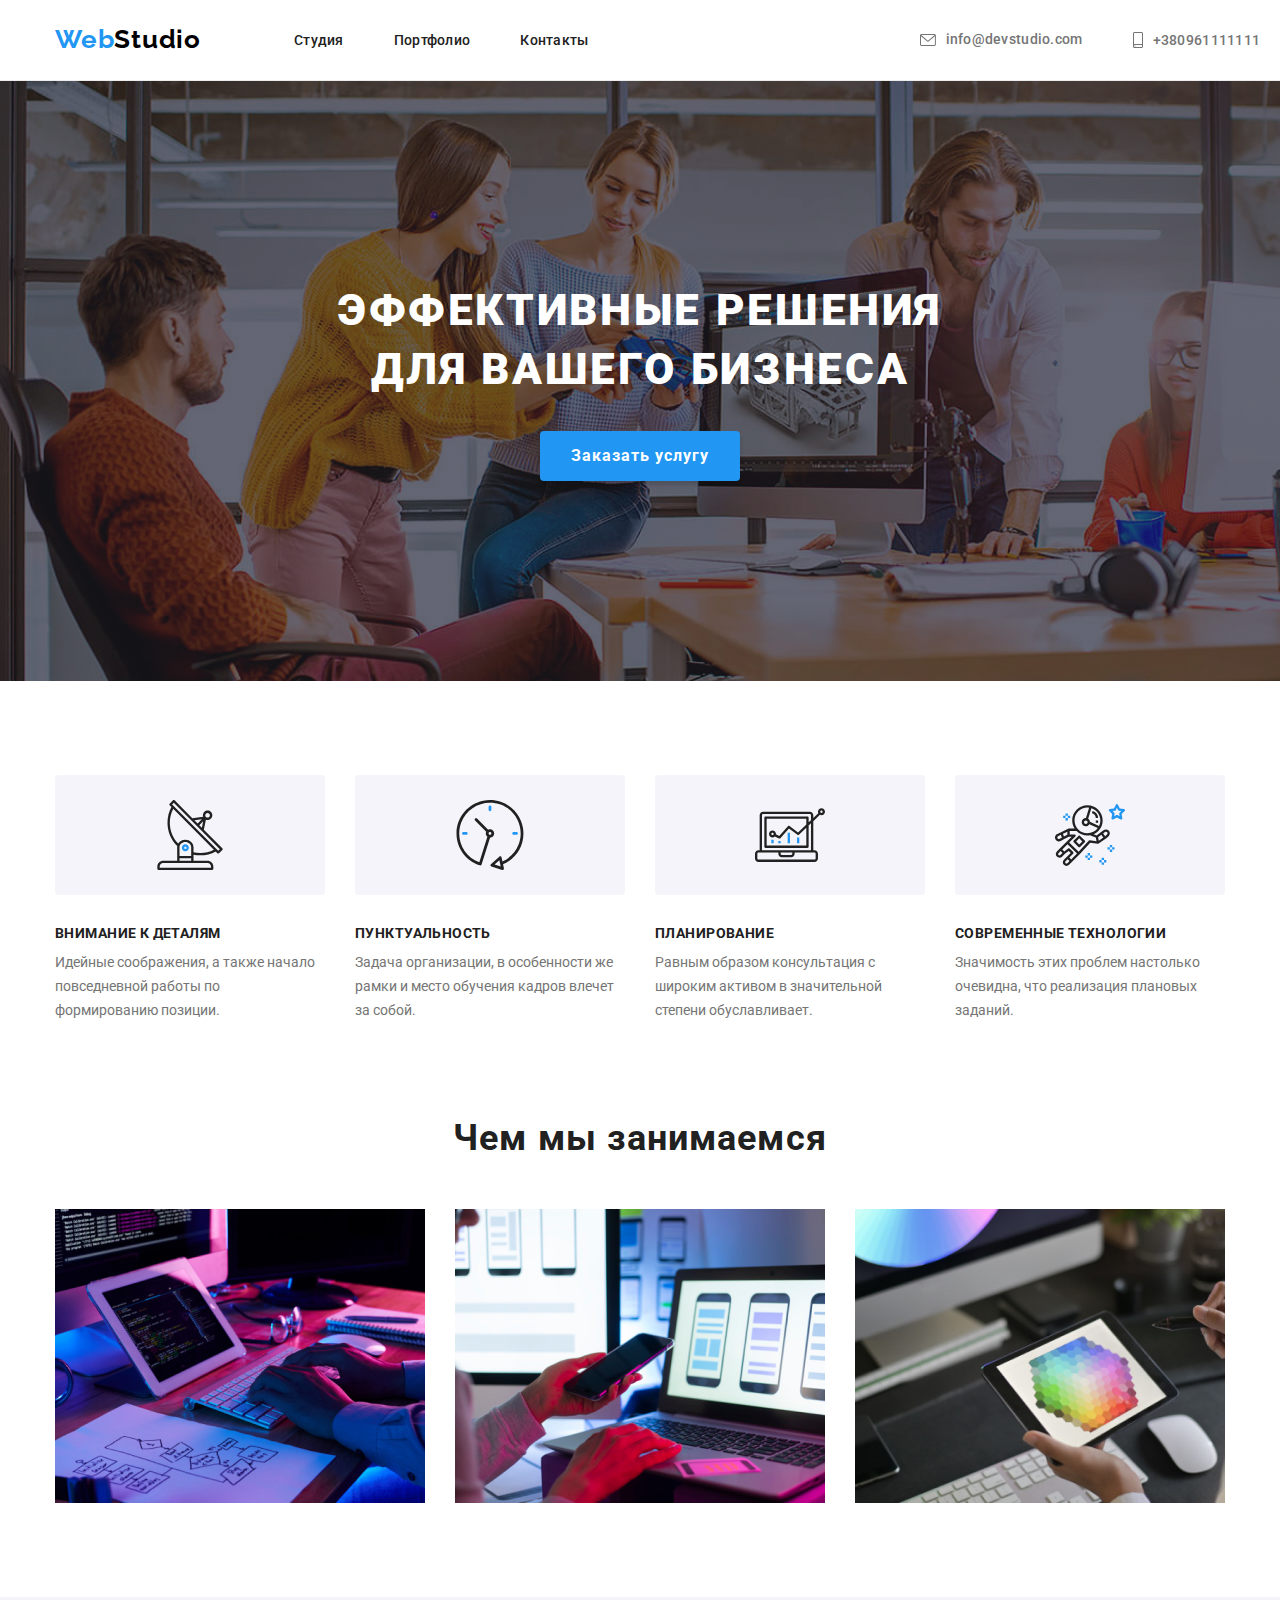
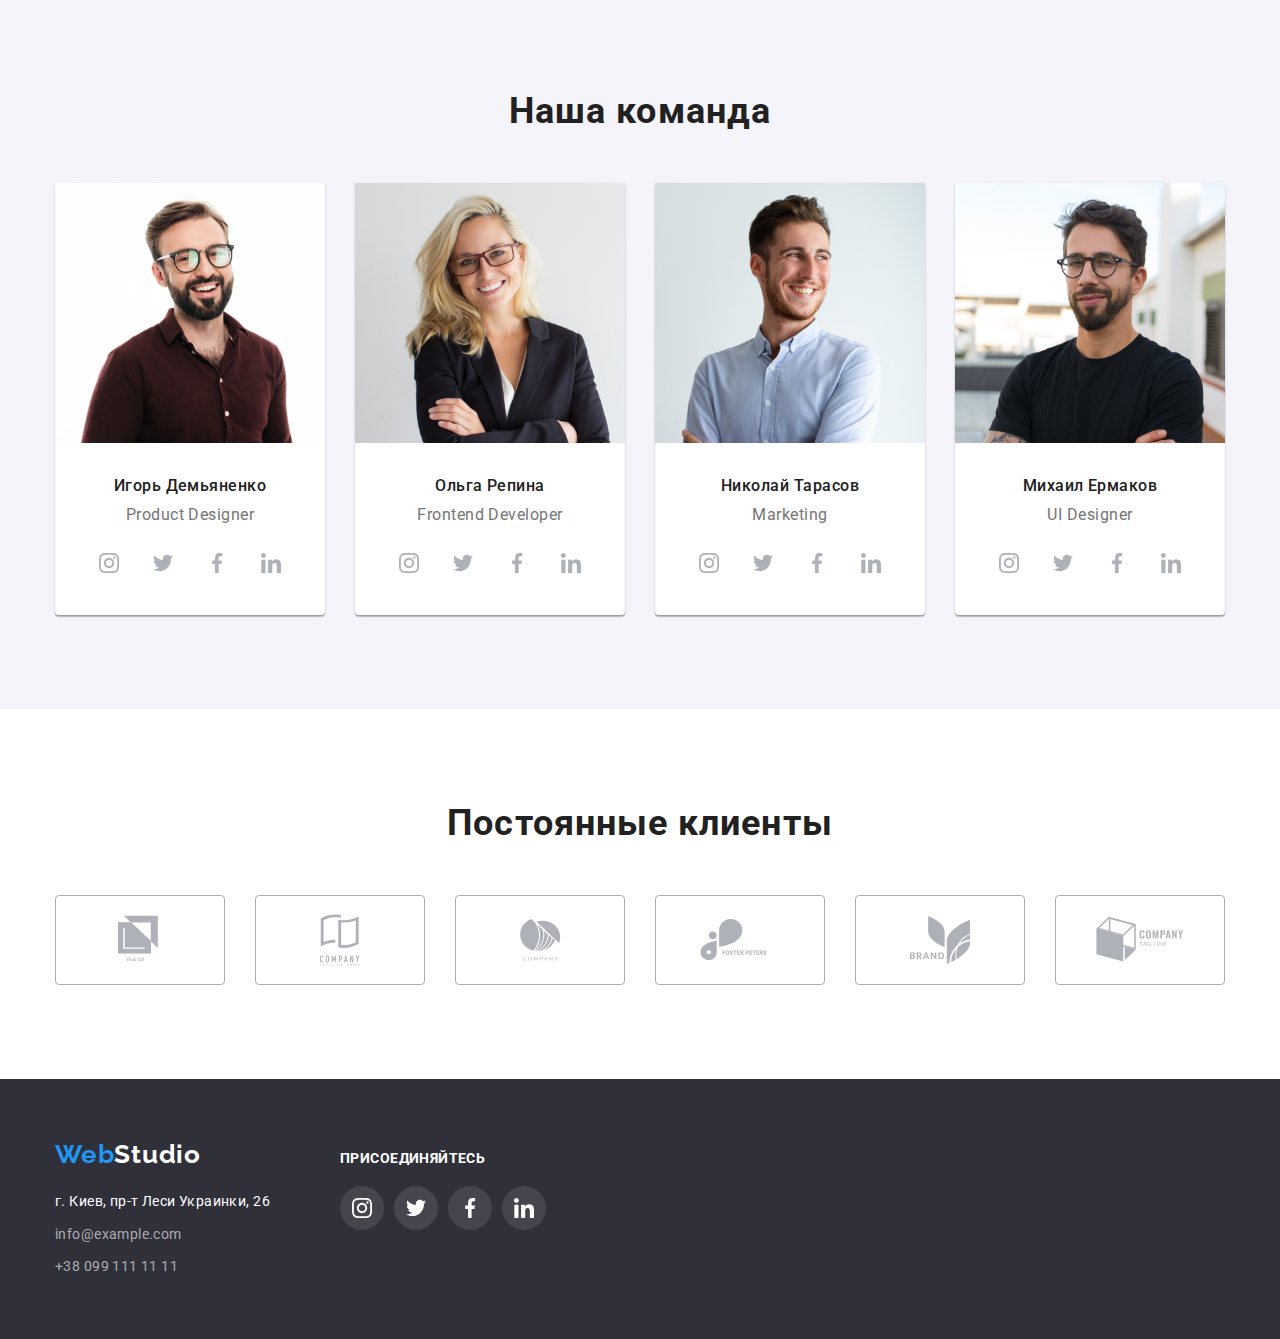
<file: index.html>
<!DOCTYPE html>
<html lang="ru">
<head>
    <meta charset="UTF-8">
    <meta name="viewport" content="width=device-width, initial-scale=1.0">
    <title>WebStudio</title>
    <link rel="preconnect" href="https://fonts.gstatic.com">
    <link href="https://fonts.googleapis.com/css2?family=Raleway:wght@700&family=Roboto:wght@400;500;700;900&display=swap"
        rel="stylesheet">
    <link rel="stylesheet" href="https://cdnjs.cloudflare.com/ajax/libs/modern-normalize/1.0.0/modern-normalize.min.css">
    <link rel="stylesheet" href="./CSS/styles.css">
</head>
<body>
    <header class="header">
        <div class="container nav-position">
            <nav class="navigation">
                <a href="/" class="logo-word">
                    <span class="firts-blue-letter">Web</span>Studio
                </a>
                    <ul class="navigation-list">
                        <li class="navigation-item"><a class="navigation-link" href="./index.html">Студия</a></li>
                        <li class="navigation-item-middle"><a class="navigation-link" href="./portfolio.html">Портфолио</a></li>
                        <li class="navigation-item"><a class="navigation-link" href="">Контакты</a></li>
                    </ul>
            </nav>
                <ul class="mail-tel-nav">
                    <li class="svg-link">
                        <a class="mail-link-header" href="mailto:info@devstudio.com"><svg width="16" height="12" class="item-svg-mail">
                            <use href="./sprite.svg#icon-mail" >
                            </use>
                        </svg>
                        info@devstudio.com
                    </a> 
                    </li>
                    <li><a class="phone-link-header" href="tel:+380961111111"><svg width="10" height="16" class="item-svg-mail">
                        <use href="./sprite.svg#icon-phone"></use>
                        </svg>
                        +380961111111</a></li>
                </ul>
        </div>
    </header>
    <main>
        <section class="hero-background">
            <div class="container landscrape">
                <h1 class="text-hero">Эффективные решения для вашего бизнеса</h1> 
                <button class="btn-hero" type="button">Заказать услугу</button>
            </div>
        </section>
        <section class="blocks-of-competence">
            <h2 class="name-of-first-headline">Компетентность</h2>
            <ul class="block-items">
                <li class="block-cards">
                    <div class="background-for-svg">
                        <svg class="svg-items-main"> <use href="./sprite.svg#icon-antenna"></use></svg>
                    </div>
                    <h3 class="firts-headline">Внимание к деталям</h3>
                    <p class="pgf-list-headline">Идейные соображения, а также начало повседневной работы по формированию позиции.</p>
                </li>
                <li class="block-cards">
                    <div class="background-for-svg">
                        <svg class="svg-items-main">
                            <use href="./sprite.svg#icon-clock"></use>
                        </svg>
                    </div>
                    <h3 class="firts-headline">Пунктуальность</h3>
                    <p class="pgf-list-headline">Задача организации, в особенности же рамки и место обучения кадров влечет за собой.</p>
                </li>
                <li class="block-cards">
                    <div class="background-for-svg">
                        <svg class="svg-items-main">
                            <use href="./sprite.svg#diagram"></use>
                        </svg>
                    </div>
                    <h3 class="firts-headline">Планирование</h3>
                    <p class="pgf-list-headline">Равным образом консультация с широким активом в значительной степени обуславливает.</p>
                </li>
                <li class="block-cards">
                    <div class="background-for-svg">
                        <svg class="svg-items-main">
                            <use href="./sprite.svg#icon-astronaut"></use>
                        </svg>
                    </div>
                    <h3 class="firts-headline">Современные технологии</h3>
                    <p class="pgf-list-headline">Значимость этих проблем настолько очевидна, что реализация плановых заданий.</p>
                </li>
            </ul>
        </section>
        <section class="we-doing-section">
                <h2 class="what-we-doing">Чем мы занимаемся</h2>
            <div class="container img-we-doing">
                <ul class="what-we-doing-img">
                    <li class="img-items-wwd"><img src="./images-main/box1.png" alt="Computer" width="370" height="294"></li>
                    <li class="img-items-wwd"><img src="./images-main/box2.png" alt="Phone" width="370"></li>
                    <li class="img-items-wwd"><img src="./images-main/box3.png" alt="Tablet" width="370"></li>
                </ul>
            </div>
        </section>
        <section class="our-team-section">
            <h2 class="our-team">Наша команда</h2>
                <div class="container">
                    <ul class="card-personal">
                        <li class="card-personal-item">
                            <img src="./images-main/Igor.png" alt="Igor" width="270">
                            <h3 class="each-of-our-team">Игорь Демьяненко</h3>
                            <p class="profession">Product Designer</p>
                            <ul class="social-links">
                                <li class="social-links-items">
                                    <a class="links-svg" href="#">
                                        <svg class="social-links-circle">
                                            <use href="./sprite.svg#icon-instagram"></use>
                                        </svg>
                                    </a>
                                </li>
                                <li class="social-links-items">
                                    <a class="links-svg" href="#">
                                        <svg class="social-links-circle">
                                            <use href="./sprite.svg#icon-twitter"></use>
                                        </svg>
                                    </a>
                                </li>
                                <li class="social-links-items">
                                    <a class="links-svg" href="#">
                                        <svg class="social-links-circle">
                                             <use href="./sprite.svg#icon-facebook"></use>
                                         </svg>
                                    </a>
                                </li>
                                <li class="social-links-items">
                                    <a class="links-svg" href="#">
                                        <svg class="social-links-circle">
                                            <use href="./sprite.svg#icon-linkedin"></use>
                                        </svg>
                                    </a>
                                </li>
                            </ul>
                        </li>
                        <li class="card-personal-item">
                            <img src="./images-main/Olga.png" alt="Olga" width="270">
                            <h3 class="each-of-our-team">Ольга Репина</h3>
                            <p class="profession">Frontend Developer</p>
                             <ul class="social-links">
                                <li class="social-links-items">
                                    <a class="links-svg" href="#">
                                        <svg class="social-links-circle">
                                            <use href="./sprite.svg#icon-instagram"></use>
                                        </svg>
                                    </a>
                                </li>
                                <li class="social-links-items">
                                    <a class="links-svg" href="#">
                                        <svg class="social-links-circle">
                                            <use href="./sprite.svg#icon-twitter"></use>
                                        </svg>
                                    </a>
                                </li>
                                <li class="social-links-items">
                                    <a class="links-svg" href="#">
                                        <svg class="social-links-circle">
                                            <use href="./sprite.svg#icon-facebook"></use>
                                        </svg>
                                    </a>
                                </li>
                                <li class="social-links-items">
                                    <a class="links-svg" href="#">
                                        <svg class="social-links-circle">
                                            <use href="./sprite.svg#icon-linkedin"></use>
                                        </svg>
                                    </a>
                                </li>
                        </ul>
                        </li>
                        <li class="card-personal-item">
                            <img src="./images-main/Nikolay.png" alt="Nikolay" width="270">
                            <h3 class="each-of-our-team">Николай Тарасов</h3>
                            <p class="profession">Marketing</p>
                        <ul class="social-links">
                            <li class="social-links-items">
                                <a class="links-svg" href="#">
                                    <svg class="social-links-circle">
                                        <use href="./sprite.svg#icon-instagram"></use>
                                    </svg>
                                </a>
                            </li>
                            <li class="social-links-items">
                                <a class="links-svg" href="#">
                                    <svg class="social-links-circle">
                                        <use href="./sprite.svg#icon-twitter"></use>
                                    </svg>
                                </a>
                            </li>
                            <li class="social-links-items">
                                <a class="links-svg" href="#">
                                    <svg class="social-links-circle">
                                        <use href="./sprite.svg#icon-facebook"></use>
                                    </svg>
                                </a>
                            </li>
                            <li class="social-links-items">
                                <a class="links-svg" href="#">
                                    <svg class="social-links-circle">
                                        <use href="./sprite.svg#icon-linkedin"></use>
                                    </svg>
                                </a>
                            </li>
                        </ul>
                        </li>
                        <li class="card-personal-item">
                            <img src="./images-main/Mikhailo.png" alt="Mikhailo" width="270">
                            <h3 class="each-of-our-team">Михаил Ермаков</h3>
                            <p class="profession">UI Designer</p>
                        <ul class="social-links">
                            <li class="social-links-items">
                                <a class="links-svg" href="#">
                                    <svg class="social-links-circle">
                                        <use href="./sprite.svg#icon-instagram"></use>
                                    </svg>
                                </a>
                            </li>
                            <li class="social-links-items">
                                <a class="links-svg" href="#">
                                    <svg class="social-links-circle">
                                        <use href="./sprite.svg#icon-twitter"></use>
                                    </svg>
                                </a>
                            </li>
                            <li class="social-links-items">
                                <a class="links-svg" href="#">
                                    <svg class="social-links-circle">
                                        <use href="./sprite.svg#icon-facebook"></use>
                                    </svg>
                                </a>
                            </li>
                            <li class="social-links-items">
                                <a class="links-svg" href="#">
                                    <svg class="social-links-circle">
                                        <use href="./sprite.svg#icon-linkedin"></use>
                                    </svg>
                                </a>
                            </li>
                        </ul>
                        </li>
                    </ul>
                </div>
        </section>
        <section class="clients">
            <div class="container">
                <h2 class="title-clients">Постоянные клиенты</h2>
                <ul class="svg-list-clients">
                    <li>
                        <a class="link-svg-clients" href="#">
                            <div class="border-for-logo-clients"><svg width="44" height="50">
                                    <use href="./sprite.svg#icon-logo1"></use>
                                </svg>
                            </div>
                        </a>
                    </li>
                    <li>
                        <a class="link-svg-clients" href="#">
                                <div class="border-for-logo-clients"><svg width="40" height="52">
                                    <use href="./sprite.svg#icon-logo2"></use>
                                </svg>
                            </div>
                        </a>
                    </li>
                    <li>
                        <a class="link-svg-clients" href="#">
                            <div class="border-for-logo-clients"><svg width="41" height="42">
                                    <use href="./sprite.svg#icon-logo3"></use>
                                </svg>
                            </div>
                        </a>
                    </li>
                    <li>
                        <a class="link-svg-clients" href="#">
                            <div class="border-for-logo-clients"><svg width="80" height="42">
                                <use href="./sprite.svg#icon-logo4"></use>
                            </svg>
                            </div>
                        </a>
                    </li>
                    <li>
                        <a class="link-svg-clients" href="#">
                            <div class="border-for-logo-clients"><svg width="60" height="48">
                                <use href="./sprite.svg#icon-logo5"></use>
                            </svg>
                            </div>
                        </a>
                    </li>
                    <li>
                        <a class="link-svg-clients" href="#">
                            <div class="border-for-logo-clients"><svg width="88" height="45">
                                <use href="./sprite.svg#icon-logo6"></use>
                            </svg>
                            </div>
                        </a>
                    </li>
                </ul>
            </div>
        </section>
    </main>
    <footer class="footer">
        <div class="container join-contacts">
                <div class="footer-contacts">
                    <a href="index.html" class="logo-word-footer">
                        <span class="firts-blue-letter">Web</span>Studio</a>
                    <address class="addres-company">г. Киев, пр-т Леси Украинки, 26</address>
                    <div class="mail-container">
                        <a class="mail-link-footer" href="mailto:info@example.com">info@example.com</a><br>
                    </div>
                    <div class="phone-container">
                        <a class="phone-link-footer" href="tel:+380991111111">+38 099 111 11 11</a>
                    </div>
                </div>
        
                <div class="join">
                    <p class="title-join">присоединяйтесь</p>
                    <ul class="join-socials">
                        <li class="social-links-items">
                            <a class="join-links-svg" href="#">
                                <svg class="social-links-circles">
                                    <use href="./sprite.svg#icon-instagram"></use>
                                </svg>
                            </a>
                        </li>
                        <li class="social-links-items">
                            <a class="join-links-svg" href="#">
                                <svg class="social-links-circles">
                                    <use href="./sprite.svg#icon-twitter"></use>
                                </svg>
                            </a>
                        </li>
                        <li class="social-links-items">
                            <a class="join-links-svg" href="#">
                                <svg class="social-links-circles">
                                    <use href="./sprite.svg#icon-facebook"></use>
                                </svg>
                            </a>
                        </li>
                        <li class="social-links-items">
                            <a class="join-links-svg" href="#">
                                <svg class="social-links-circles">
                                    <use href="./sprite.svg#icon-linkedin"></use>
                                </svg>
                            </a>
                        </li>
                    </ul>
                </div>
        </div>
    </footer>
</body> 
</html>
</file>
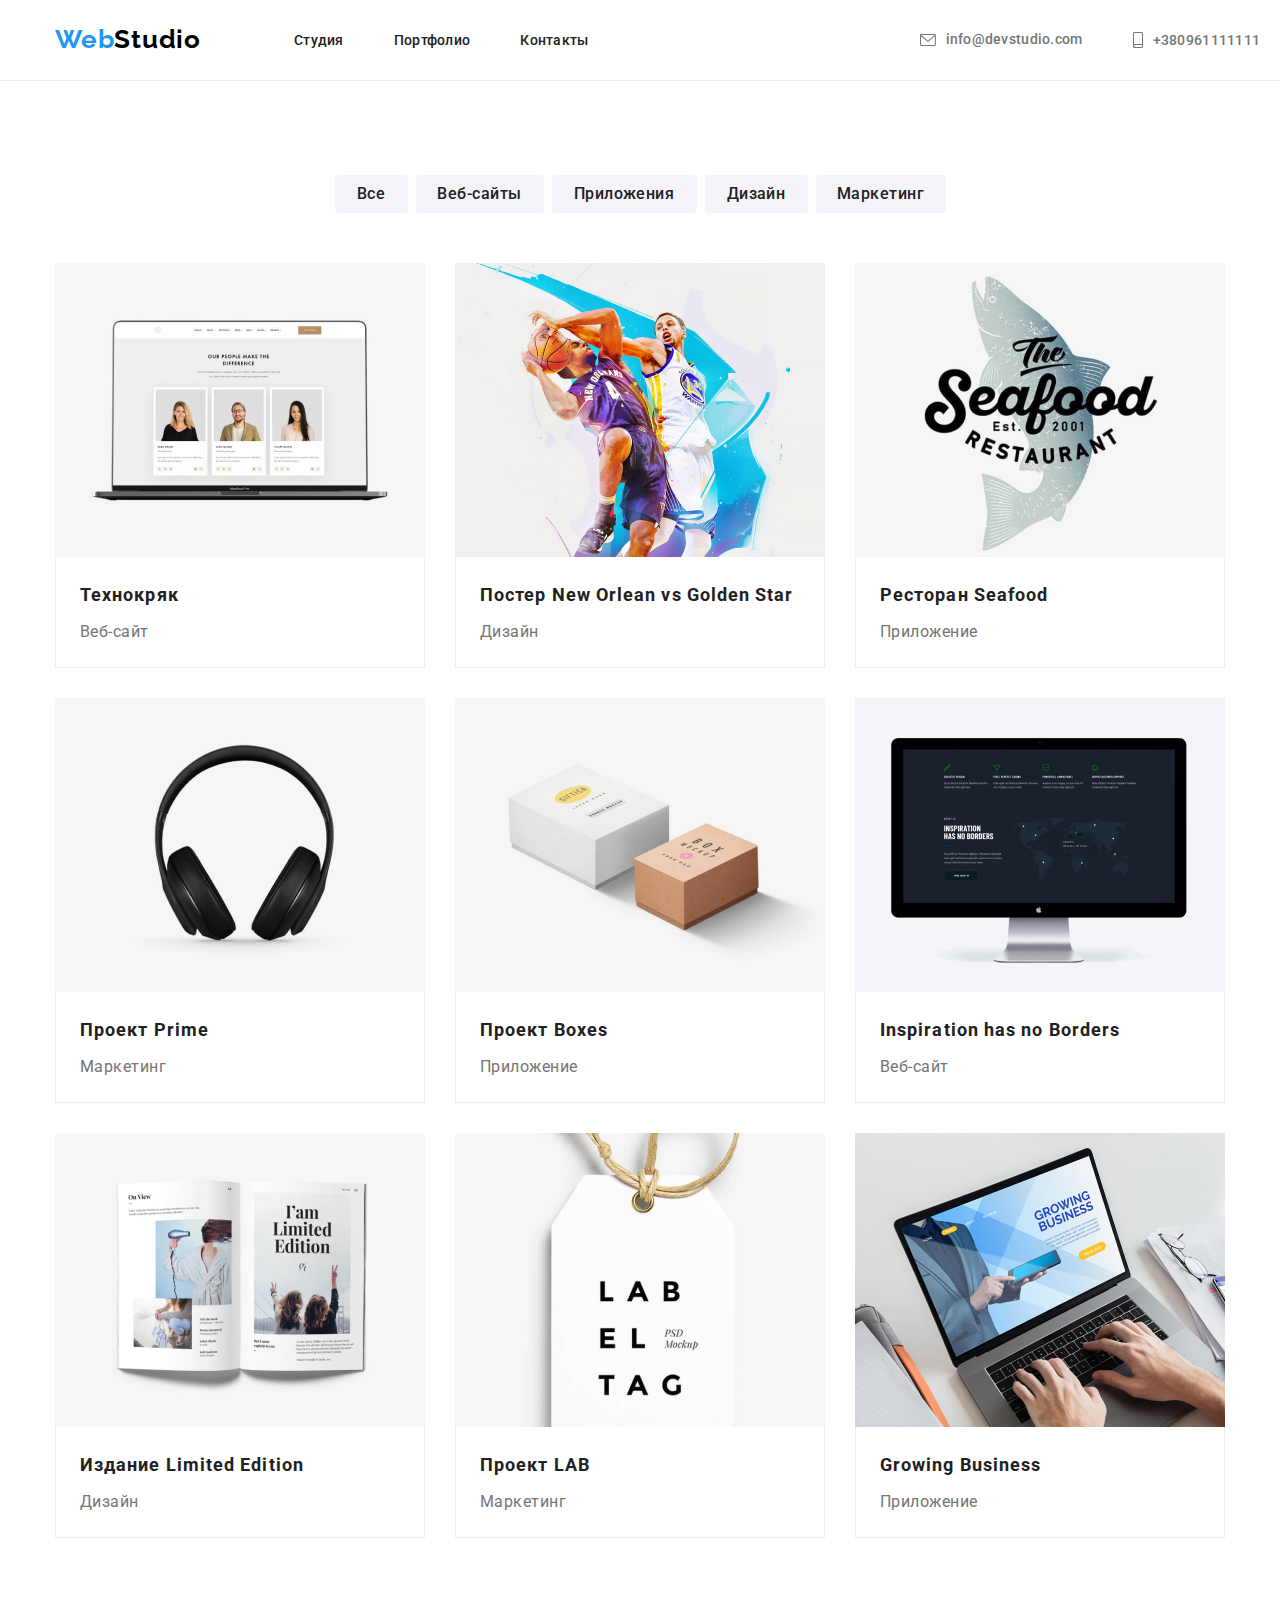
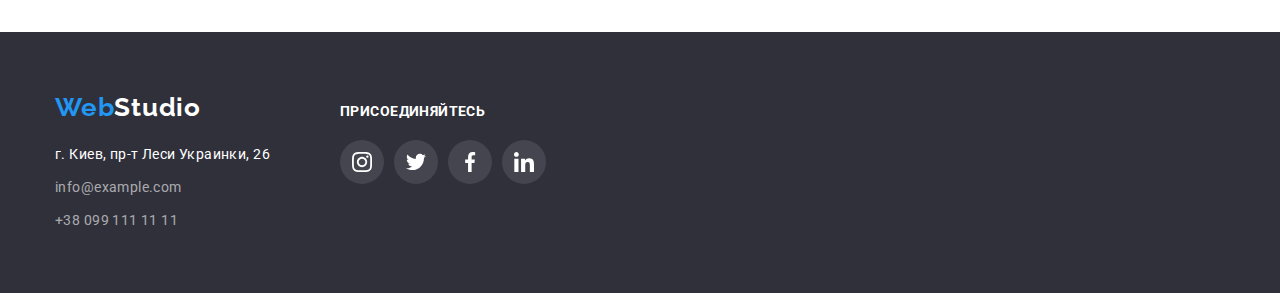
<file: portfolio.html>
<!DOCTYPE html>
<html lang="ru">
    <head>
        <meta charset="UTF-8">
        <meta name="viewport" content="width=device-width, initial-scale=1.0">
        <title>Portfolio</title>
        <link rel="preconnect" href="https://fonts.gstatic.com">
        <link href="https://fonts.googleapis.com/css2?family=Raleway:wght@700&family=Roboto:wght@400;500;700;900&display=swap"
            rel="stylesheet">
        <link rel="stylesheet" href="https://cdnjs.cloudflare.com/ajax/libs/modern-normalize/1.0.0/modern-normalize.min.css">
        <link rel="stylesheet" href="./CSS/styles.css">
    </head>
    <body>
        <header class="header">
            <div class="container nav-position">
                <nav class="navigation">
                    <a href="/" class="logo-word">
                        <span class="firts-blue-letter">Web</span>Studio
                    </a>
                    <ul class="navigation-list">
                        <li class="navigation-item"><a class="navigation-link" href="./index.html">Студия</a></li>
                        <li class="navigation-item-middle"><a class="navigation-link" href="./portfolio.html">Портфолио</a></li>
                        <li class="navigation-item"><a class="navigation-link" href="">Контакты</a></li>
                    </ul>
                </nav>
                <ul class="mail-tel-nav">
                    <li class="svg-link">
                        <a class="mail-link-header" href="mailto:info@devstudio.com"><svg width="16" height="12" class="item-svg-mail">
                                <use href="./sprite.svg#icon-mail">
                                </use>
                            </svg>
                            info@devstudio.com
                        </a>
                    </li>
                    <li><a class="phone-link-header" href="tel:+380961111111"><svg width="10" height="16" class="item-svg-mail">
                                <use href="./sprite.svg#icon-phone"></use>
                            </svg>
                            +380961111111</a></li>
                </ul>
            </div>
        </header>
    <main>  
        <section class="main-portfolio">
            <!--Список кнопок-->
            <ul class="button-list">
                <li><button class="btn-nav-portfolio btn1" type="button">Все</button></li>
                <li><button class="btn-nav-portfolio btn2" type="button">Веб-сайты</button></li>
                <li><button class="btn-nav-portfolio btn3" type="button">Приложения</button></li>
                <li><button class="btn-nav-portfolio btn4" type="button">Дизайн</button></li>
                <li><button class="btn-nav-portfolio btn5" type="button">Маркетинг</button></li>
            </ul>
            <!-- Список изображений  -->
            <div class="container">
                <ul class="cards-of-porfolio">
                    <li class="each-card">
                        <a class="hover-focus-for-cards" href="#">
                        <img class="imgs" src="./image-portfolio/img.jpg" alt="laptop">
                        <div class="tex-of-cerds-container">
                            <h3 class="name-of-projects">Технокряк</h3>
                            <p class="kind-of-activity">Веб-сайт</p>
                        </div>
                        </a>
                    </li>
                    <li class="each-card">
                        <a class="hover-focus-for-cards" href="#">
                        <img class="imgs" src="./image-portfolio/img-1.jpg" alt="basketball">
                        <div class="tex-of-cerds-container">
                        <h3 class="name-of-projects">Постер New Orlean vs Golden Star</h3>
                        <p class="kind-of-activity">Дизайн</p>
                        </div>
                        </a>
                    </li>
                    <li class="each-card">
                        <a class="hover-focus-for-cards" href="#">
                        <img class="imgs" src="./image-portfolio/img-2.jpg" alt="restaurant">
                        <div class="tex-of-cerds-container">
                        <h3 class="name-of-projects">Ресторан Seafood</h3>
                        <p class="kind-of-activity">Приложение</p>
                        </div>
                        </a>
                    </li>
                    <li class="each-card">
                        <a class="hover-focus-for-cards" href="#">
                        <img class="imgs" src="./image-portfolio/img-3.jpg" alt="headphones">
                        <div class="tex-of-cerds-container">
                        <h3 class="name-of-projects">Проект Prime</h3>
                        <p class="kind-of-activity">Маркетинг</p>
                        </div>
                        </a>
                    </li>
                    <li class="each-card">
                        <a class="hover-focus-for-cards" href="#">
                        <img class="imgs" src="./image-portfolio/img-4.jpg" alt="Boxes">
                        <div class="tex-of-cerds-container">
                        <h3 class="name-of-projects">Проект Boxes</h3>
                        <p class="kind-of-activity">Приложение</p>
                        </div>
                        </a>
                    </li>
                    <li class="each-card">
                        <a class="hover-focus-for-cards" href="#">
                        <img class="imgs" src="./image-portfolio/img-5.jpg" alt="monitor-borders">
                        <div class="tex-of-cerds-container">
                        <h3 class="name-of-projects">Inspiration has no Borders</h3>
                        <p class="kind-of-activity">Веб-сайт</p>
                        </div>
                        </a>
                    </li>
                    <li class="each-card each-card-mg">
                        <a class="hover-focus-for-cards" href="#">
                        <img class="imgs" src="./image-portfolio/img-6.jpg" alt="magazine">
                        <div class="tex-of-cerds-container">
                        <h3 class="name-of-projects">Издание Limited Edition</h3>
                        <p class="kind-of-activity">Дизайн</p>
                        </div>
                        </a>
                    </li>
                    <li class="each-card each-card-mg">
                        <a class="hover-focus-for-cards" href="#">
                        <img class="imgs" src="./image-portfolio/img-7.jpg" alt="label">
                        <div class="tex-of-cerds-container">
                        <h3 class="name-of-projects">Проект LAB</h3>
                        <p class="kind-of-activity">Маркетинг</p>
                        </div>
                        </a>
                    </li>
                    <li class="each-card each-card-mg">
                        <a class="hover-focus-for-cards" href="#">
                            <img class="imgs" src="./image-portfolio/img-8.jpg" alt="arms-laptop">
                            <div class="tex-of-cerds-container">
                            <h3 class="name-of-projects">Growing Business</h3>
                            <p class="kind-of-activity">Приложение</p>
                            </div>
                        </a>
                    </li>
                </ul>
            </div>
        </section>          
     </main>
        <footer class="footer">
            <div class="container join-contacts">
                <div class="footer-contacts">
                    <a href="index.html" class="logo-word-footer">
                        <span class="firts-blue-letter">Web</span>Studio</a>
                    <address class="addres-company">г. Киев, пр-т Леси Украинки, 26</address>
                    <div class="mail-container">
                        <a class="mail-link-footer" href="mailto:info@example.com">info@example.com</a><br>
                    </div>
                    <div class="phone-container">
                        <a class="phone-link-footer" href="tel:+380991111111">+38 099 111 11 11</a>
                    </div>
                </div>
        
                <div class="join">
                    <p class="title-join">присоединяйтесь</p>
                    <ul class="join-socials">
                        <li class="social-links-items">
                            <a class="join-links-svg" href="#">
                                <svg class="social-links-circles">
                                    <use href="./sprite.svg#icon-instagram"></use>
                                </svg>
                            </a>
                        </li>
                        <li class="social-links-items">
                            <a class="join-links-svg" href="#">
                                <svg class="social-links-circles">
                                    <use href="./sprite.svg#icon-twitter"></use>
                                </svg>
                            </a>
                        </li>
                        <li class="social-links-items">
                            <a class="join-links-svg" href="#">
                                <svg class="social-links-circles">
                                    <use href="./sprite.svg#icon-facebook"></use>
                                </svg>
                            </a>
                        </li>
                        <li class="social-links-items">
                            <a class="join-links-svg" href="#">
                                <svg class="social-links-circles">
                                    <use href="./sprite.svg#icon-linkedin"></use>
                                </svg>
                            </a>
                        </li>
                    </ul>
                </div>
            </div>
        </footer>
    </body>
</html>
</file>
<file: CSS/styles.css>
html {
  box-sizing: border-box;
}
*,
*::before,
*::after {
  box-sizing: border-box;
}

:root {
  --text-font: "Roboto", sans-serif;
  --title-font: Raleway;
  --mostly-used-color: #212121;
  --first-blue-word: #2196f3;
  --links-header: #757575;
  --navigation-link-focus: #2196f3;
  --hero-footer-background: #2f303a;
  --paragraph-text: #757575;
  --claer-white: #ffffff;
  --img-color: #afb1b8;
}
body {
  font-family: "Roboto", sans-serif;
  color: var(--mostly-used-color);
  background: #ffffff;
}
.container {
  margin-left: auto;
  margin-right: auto;
  padding: 0px 15px;
  width: 1200px;
}
.logo-word {
  font-family: Raleway;
  font-style: normal;
  font-weight: bold;
  font-size: 26px;
  line-height: 1.192;
  letter-spacing: 0.03em;
  color: #000;
  margin-top: 24px;
  margin-bottom: 25px;
}
.firts-blue-letter {
  color: var(--first-blue-word);
}
li {
  /* убираю подчеркивание и метки в списках */
  list-style-type: none;
}
a {
  text-decoration: none;
}
.nav-position {
  display: flex;
}
.navigation {
  font-weight: 500;
  font-size: 14px;
  line-height: 1.143;
  letter-spacing: 0.02em;
  display: flex;
}
.navigation-list {
  display: flex;
  margin-left: 93px;
  padding: 0px;
  margin-top: 32px;
  margin-bottom: 32px;
}
.navigation-item-middle {
  margin-left: 50px;
  margin-right: 50px;
}
.navigation-link {
  color: var(--mostly-used-color);
}
.navigation-link:hover,
.navigation-link:focus {
  color: var(--navigation-link-focus);
}
.mail-tel-nav {
  padding: 0px;
  margin-left: 331px;
  display: flex;
  margin-top: 32px;
  margin-bottom: 32px;
}
.mail-link-header {
  font-weight: 500;
  font-size: 14px;
  line-height: 1.141;
  letter-spacing: 0.02em;
  color: var(--links-header);
  fill: var(--links-header);
}
.phone-link-header {
  font-weight: 500;
  font-size: 14px;
  line-height: 1.143;
  letter-spacing: 0.02em;
  color: var(--links-header);
  margin-left: 50px;
  fill: var(--links-header);
}
.phone-link-header:hover,
.phone-link-header:focus {
  color: var(--navigation-link-focus);
  fill: var(--navigation-link-focus);
}
.mail-link-header:hover,
.mail-link-header:focus {
  color: var(--navigation-link-focus);
  fill: var(--navigation-link-focus);
}
.hero-background {
  height: 600px;
  max-width: 1600px;
  left: 0px;
  top: 80px;
  margin-left: auto;
  margin-right: auto;
  background-image: linear-gradient(
      rgba(47, 48, 58, 0.4),
      rgba(47, 48, 58, 0.4)
    ),
    url(../images-main/background-hero.png);
  background-size: cover;
  text-align: center;
  padding-top: 200px;
}
.text-hero {
  margin-top: 0px;
  margin-bottom: 0px;
  width: 696px;
  height: 120px;
  margin-right: auto;
  margin-left: auto;

  font-weight: 900;
  font-size: 44px;
  line-height: 1.34;
  letter-spacing: 0.06em;
  text-transform: uppercase;
  color: var(--claer-white);
}
.btn-hero {
  border: 0px;
  padding: 0px;
  width: 200px;
  height: 50px;
  margin-top: 30px;
  font-weight: 700;
  font-size: 16px;
  line-height: 1.875;
  letter-spacing: 0.06em;
  color: var(--claer-white);
  cursor: pointer;

  background: var(--navigation-link-focus);
  box-shadow: 0px 4px 4px rgba(0, 0, 0, 0.15);
  border-radius: 4px;
}
.name-of-first-headline {
  display: none;
}
.block-items {
  margin: 0px;
  margin-left: auto;
  margin-right: auto;
  padding: 0px 15px;
  width: 1200px;
  display: flex;
  flex-direction: row;
  justify-content: space-between;
}
.block-cards {
  width: 270px;
}
.firts-headline {
  margin: 0px;
  margin-bottom: 10px;
  font-weight: bold;
  font-size: 14px;
  line-height: 1.143;
  letter-spacing: 0.03em;
  text-transform: uppercase;
}
.pgf-list-headline {
  margin: 0px;
  font-weight: normal;
  font-size: 14px;
  line-height: 1.714;
  color: var(--paragraph-text);
}
.blocks-of-competence {
  padding-top: 94px;
}
.we-doing-section {
  padding-top: 94px;
  padding-bottom: 94px;
}
.img-we-doing {
  padding-top: 50px;
}
.what-we-doing {
  margin: 0px;
  /* margin-top: 94px;
  margin-bottom: 50px; */
  font-family: Roboto;
  font-style: normal;
  font-weight: bold;
  font-size: 36px;
  line-height: 42px;
  text-align: center;
  letter-spacing: 0.03em;
  color: var(--mostly-used-color);
}
.what-we-doing-img {
  margin: 0px;
  padding: 0px;
  width: 1200px;
  display: flex;
  flex-basis: calc(100% / 3);
  margin-top: -30px;
  margin-left: -30px;
}
.img-items-wwd {
  height: 294px;
  margin-left: 30px;
  margin-top: 30px;
}
.footer {
  left: 0px;
  background: var(--hero-footer-background);
  margin-left: auto;
  margin-right: auto;
  padding-top: 60px;
  padding-bottom: 60px;
}
.logo-word-footer {
  font-family: Raleway;
  font-style: normal;
  font-weight: bold;
  font-size: 26px;
  line-height: 1.192;
  letter-spacing: 0.03em;
  color: var(--claer-white);
}
.addres-company {
  font-family: Roboto;
  font-style: normal;
  font-weight: 400;
  font-size: 14px;
  line-height: 1.714;
  letter-spacing: 0.03em;
  color: var(--claer-white);
  margin-top: 20px;
}
.mail-link-footer,
.phone-link-footer {
  font-weight: normal;
  font-size: 14px;
  line-height: 1.714;
  letter-spacing: 0.03em;
  color: rgba(255, 255, 255, 0.6);
}
.mail-link-footer:hover,
.mail-link-footer:focus {
  color: var(--navigation-link-focus);
}
.phone-link-footer:hover,
.phone-link-footer:focus {
  color: var(--navigation-link-focus);
}
.our-team {
  margin: 0px;
  /* padding-top: 94px; */
  padding-bottom: 50px;
  font-weight: bold;
  font-size: 36px;
  line-height: 1.166;
  letter-spacing: 0.03em;
  color: var(--mostly-used-color);
  text-align: center;
}
.our-team-section {
  /* height: 648px; */
  left: 0px;
  background: #f5f4fa;
  margin-left: auto;
  margin-right: auto;
  padding-top: 94px;
  padding-bottom: 94px;
  /* margin-top: 194px; */
}
.each-of-our-team {
  font-weight: 500;
  font-size: 16px;
  line-height: 1.171;
  letter-spacing: 0.03em;
  color: var(--mostly-used-color);
  text-align: center;
  margin-top: 30px;
  margin-bottom: 0px;
}
.profession {
  font-weight: 400;
  font-size: 16px;
  line-height: 1.171;
  letter-spacing: 0.03em;
  color: var(--paragraph-text);
  text-align: center;
  margin-top: 10px;
  /* margin-bottom: 30px; */
}
.btn-nav-portfolio {
  font-weight: 500;
  font-size: 16px;
  line-height: 1.625;
  text-align: center;
  letter-spacing: 0.03em;
  color: var(--mostly-used-color);
  border: 0px;

  background: #f5f4fa;
  border-radius: 4px;
}
.btn-nav-portfolio:hover,
.btn-nav-portfolio:focus {
  background: var(--navigation-link-focus);
  color: var(--claer-white);
  border-radius: 4px;
  filter: drop-shadow(0px 4px 4px rgba(0, 0, 0, 0.25));
}
.name-of-projects {
  font-weight: 700;
  font-size: 18px;
  line-height: 2;
  letter-spacing: 0.06em;
  color: var(--mostly-used-color);
  margin: 0px;
}
.card-personal-item {
  width: 270px;
  /* height: 368px; */
  /* left: 215px; */
  background: var(--claer-white);
  box-shadow: 0px 1px 3px rgba(0, 0, 0, 0.12), 0px 1px 1px rgba(0, 0, 0, 0.14),
    0px 2px 1px rgba(0, 0, 0, 0.2);
  border-radius: 0px 0px 4px 4px;
}
.card-personal {
  margin-right: auto;
  margin-left: auto;
  padding: 0px;
  padding: 0px;
  margin: 0px;
  display: flex;
  justify-content: space-between;
}
/* .footer-container {
  margin-left: auto;
  margin-right: auto;
  padding: 60px 15px;
  height: 252px;
  width: 1200px;
} */
.mail-container {
  margin-top: 9px;
}
.phone-container {
  margin-top: 9px;
}
.button-list {
  padding: 0px;
  margin: 0px;
  /* margin-top: 94px; */
  margin-left: auto;
  margin-right: auto;
  width: 611px;
  /* height: 54px; */
  display: flex;
  justify-content: space-between;
  margin-bottom: 50px;
}
.main-portfolio {
  padding-top: 94px;
  padding-bottom: 94px;
}
.btn1 {
  width: 73px;
  height: 38px;
  left: 495px;
  top: 174px;
  cursor: pointer;
}
.btn2 {
  width: 128px;
  height: 38px;
  left: 576px;
  top: 174px;
  cursor: pointer;
}
.btn3 {
  width: 145px;
  height: 38px;
  left: 712px;
  top: 174px;
  cursor: pointer;
}
.btn4 {
  width: 103px;
  height: 38px;
  left: 865px;
  top: 174px;
  cursor: pointer;
}
.btn5 {
  width: 130px;
  height: 38px;
  left: 976px;
  top: 174px;
  cursor: pointer;
}
.cards-of-porfolio {
  display: flex;
  flex-wrap: wrap;
  justify-content: space-between;
  padding: 0px;
  margin: 0px;
}
.each-card {
  width: 370px;
  margin-bottom: 30px;
  flex-wrap: wrap;
  box-sizing: border-box;
}
.tex-of-cerds-container {
  margin: 0px;
  padding: 20px;
  padding-left: 24px;
  padding-right: 24px;
  border-bottom: 1px solid #eeeeee;
  border-left: 1px solid #eeeeee;
  border-right: 1px solid #eeeeee;
  width: 370px;
}
.imgs {
  display: block;
  margin: 0px;
  padding: 0px;
  /* width: 370px; */
  /* width: px; */
}
.kind-of-activity {
  margin: 0px;
  font-weight: normal;
  font-size: 16px;
  line-height: 1.875;
  letter-spacing: 0.03em;
  color: var(--paragraph-text);
  margin-top: 4px;
}
.header {
  border-bottom: 1px solid #ececec;
  margin-left: auto;
  margin-right: auto;
}
.item-svg-mail {
  margin-right: 10px;
}
.mail-link-header {
  display: flex;
  align-items: center;
}
.phone-link-header {
  display: flex;
  align-items: center;
}
.background-for-svg {
  background: #f5f4fa;
  display: flex;
  align-items: center;
  justify-content: center;
  width: 270px;
  height: 120px;
  border-radius: 4px;
  margin-bottom: 30px;
}
.svg-items-main {
  width: 70px;
  height: 70px;
  margin-right: 0px;
}
.social-links-circle {
  width: 20px;
  height: 20px;
  fill: var(--img-color);
}
.social-links {
  /* margin: 0px;*/
  padding: 0px;
  display: flex;
  justify-content: space-between;
  margin-right: 32px;
  margin-left: 32px;
  margin-top: 16px;
  margin-bottom: 30px;
}
.social-links-items {
  margin-right: 10px;
}
.links-svg {
  display: block;
  margin: 0px;
  padding: 0px;
  width: 44px;
  height: 44px;
  border-radius: 50%;
  display: flex;
  justify-content: center;
  align-items: center;
}
.links-svg:hover,
.links-svg:focus {
  background-color: var(--navigation-link-focus);
}
.links-svg:hover svg,
.links-svg:focus svg {
  fill: var(--claer-white);
}
.border-for-logo-clients {
  /* content: "";
  background-color: transparent; */
  width: 170px;
  height: 90px;
  border: 1px solid var(--img-color);
  border-radius: 4px;
  display: flex;
  justify-content: center;
  align-items: center;
}
.border-for-logo-clients:hover,
.border-for-logo-clients:focus {
  border: 1px solid var(--navigation-link-focus);
}
.link-svg-clients {
  fill: var(--img-color);
}
.link-svg-clients:hover,
.link-svg-clients:focus {
  fill: var(--navigation-link-focus);
}
.svg-list-clients {
  padding: 0px;
  margin: 0px;
  display: flex;
  justify-content: space-between;
}
.title-clients {
  margin: 0px;
  margin-bottom: 50px;
  text-align: center;
  font-size: 36px;
  font-weight: 700;
  font-style: normal;
  line-height: 1.16;
  letter-spacing: 0.03em;
}
.clients {
  padding-top: 94px;
  padding-bottom: 94px;
}
.join {
  display: block;
  width: 206px;
  /* height: 80px; */
  margin-left: 70px;
}
.join-socials {
  display: flex;
  margin: 0px;
  padding: 0px;
}
.join-contacts {
  display: flex;
}
.title-join {
  font-family: Roboto;
  font-style: normal;
  font-weight: 700;
  color: var(--claer-white);
  font-size: 14px;
  line-height: 1.14;
  letter-spacing: 0.03em;
  text-transform: uppercase;
  margin: 0px;
  margin-bottom: 20px;
}
.join-links-svg {
  display: flex;
  justify-content: center;
  align-items: center;
  width: 44px;
  height: 44px;
  border-radius: 50%;
  background-color: rgba(255, 255, 255, 0.1);
}
.footer .container {
  display: flex;
  align-items: baseline;
}
.social-links-circles {
  width: 20px;
  height: 20px;
  fill: var(--claer-white);
}
.join-links-svg:hover,
.join-links-svg:focus {
  background-color: var(--navigation-link-focus);
}
.each-card:hover,
.each-card:focus {
  box-shadow: 0px 1px 1px rgba(0, 0, 0, 0.12), 0px 4px 4px rgba(0, 0, 0, 0.06),
    1px 4px 6px rgba(0, 0, 0, 0.16);
}
.each-card-mg {
  margin-bottom: 0px;
}
</file>
